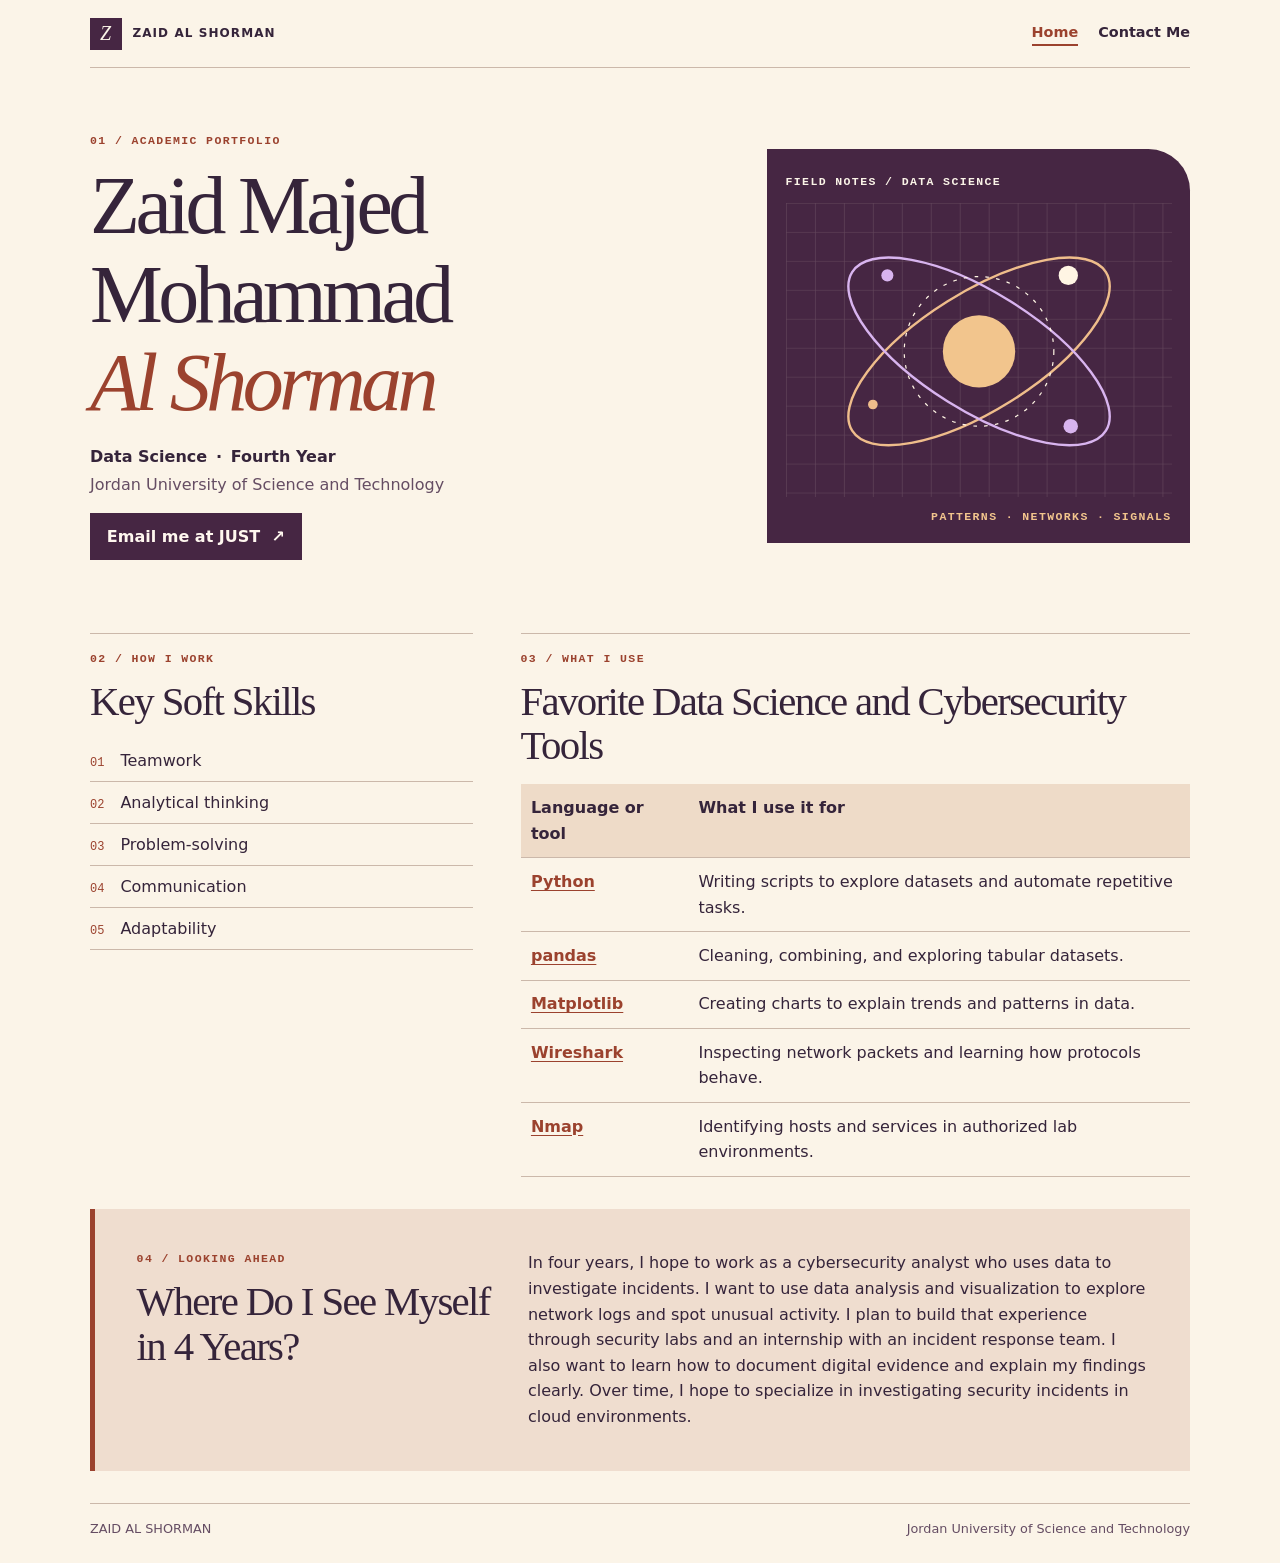
<file: index.html>
<!doctype html>
<html lang="en">
<head>
  <meta charset="utf-8">
  <meta name="viewport" content="width=device-width, initial-scale=1">
  <title>Zaid Majed Mohammad Al Shorman | SID: 168962</title>
  <link rel="stylesheet" href="style.css">
</head>
<body>
  <header class="topbar">
    <a class="brand" href="index.html"><span class="brand-mark" aria-hidden="true">Z</span> ZAID AL SHORMAN</a>
    <nav aria-label="Main navigation">
      <a href="index.html" aria-current="page">Home</a>
      <a href="contact.html">Contact Me</a>
    </nav>
  </header>
  <main>
    <section class="hero" aria-labelledby="name">
      <div>
        <p class="eyebrow">01 / Academic portfolio</p>
        <h1 id="name">Zaid Majed Mohammad<br><em>Al Shorman</em></h1>
        <p class="degree">Data Science <span>·</span> Fourth Year</p>
        <p class="university">Jordan University of Science and Technology</p>
        <a class="button" href="mailto:zmalshorman23@cit.just.edu.jo">Email me at JUST <span aria-hidden="true">↗</span></a>
      </div>
      <div class="visual" aria-hidden="true">
        <span class="visual-label">FIELD NOTES / DATA SCIENCE</span>
        <svg viewBox="0 0 320 244" fill="none">
          <defs><pattern id="grid" width="24" height="24" patternUnits="userSpaceOnUse"><path d="M24 0H0V24" stroke="#fff5e4" opacity=".16"/></pattern></defs>
          <rect width="320" height="244" fill="url(#grid)"/>
          <ellipse cx="160" cy="123" rx="124" ry="49" transform="rotate(-32 160 123)" stroke="#efbd8b" stroke-width="2"/>
          <ellipse cx="160" cy="123" rx="124" ry="49" transform="rotate(32 160 123)" stroke="#d8b4ef" stroke-width="2"/>
          <circle cx="160" cy="123" r="62" stroke="#fff5e4" stroke-dasharray="3 6"/>
          <circle cx="160" cy="123" r="30" fill="#f2c58d"/>
          <circle cx="234" cy="60" r="8" fill="#fff5e4"/>
          <circle cx="84" cy="60" r="5" fill="#d8b4ef"/>
          <circle cx="236" cy="185" r="6" fill="#d8b4ef"/>
          <circle cx="72" cy="167" r="4" fill="#efbd8b"/>
        </svg>
        <span class="visual-caption">PATTERNS · NETWORKS · SIGNALS</span>
      </div>
    </section>
    <div class="details">
    <section class="skill-section">
      <p class="eyebrow">02 / How I work</p>
      <h2>Key Soft Skills</h2>
      <ul class="skills">
        <li>Teamwork</li>
        <li>Analytical thinking</li>
        <li>Problem-solving</li>
        <li>Communication</li>
        <li>Adaptability</li>
      </ul>
    </section>
    <section>
      <p class="eyebrow">03 / What I use</p>
      <h2>Favorite Data Science and Cybersecurity Tools</h2>
      <table>
        <thead><tr><th scope="col">Language or tool</th><th scope="col">What I use it for</th></tr></thead>
        <tbody>
          <tr><th scope="row"><a href="https://www.python.org/">Python</a></th><td>Writing scripts to explore datasets and automate repetitive tasks.</td></tr>
          <tr><th scope="row"><a href="https://pandas.pydata.org/">pandas</a></th><td>Cleaning, combining, and exploring tabular datasets.</td></tr>
          <tr><th scope="row"><a href="https://matplotlib.org/">Matplotlib</a></th><td>Creating charts to explain trends and patterns in data.</td></tr>
          <tr><th scope="row"><a href="https://www.wireshark.org/">Wireshark</a></th><td>Inspecting network packets and learning how protocols behave.</td></tr>
          <tr><th scope="row"><a href="https://nmap.org/">Nmap</a></th><td>Identifying hosts and services in authorized lab environments.</td></tr>
        </tbody>
      </table>
    </section>
    </div>
    <section class="outlook">
      <div>
        <p class="eyebrow">04 / Looking ahead</p>
        <h2>Where Do I See Myself in 4 Years?</h2>
      </div>
      <p>In four years, I hope to work as a cybersecurity analyst who uses data to investigate incidents. I want to use data analysis and visualization to explore network logs and spot unusual activity. I plan to build that experience through security labs and an internship with an incident response team. I also want to learn how to document digital evidence and explain my findings clearly. Over time, I hope to specialize in investigating security incidents in cloud environments.</p>
    </section>
  </main>
  <footer><span>ZAID AL SHORMAN</span><span>Jordan University of Science and Technology</span></footer>
</body>
</html>
</file>
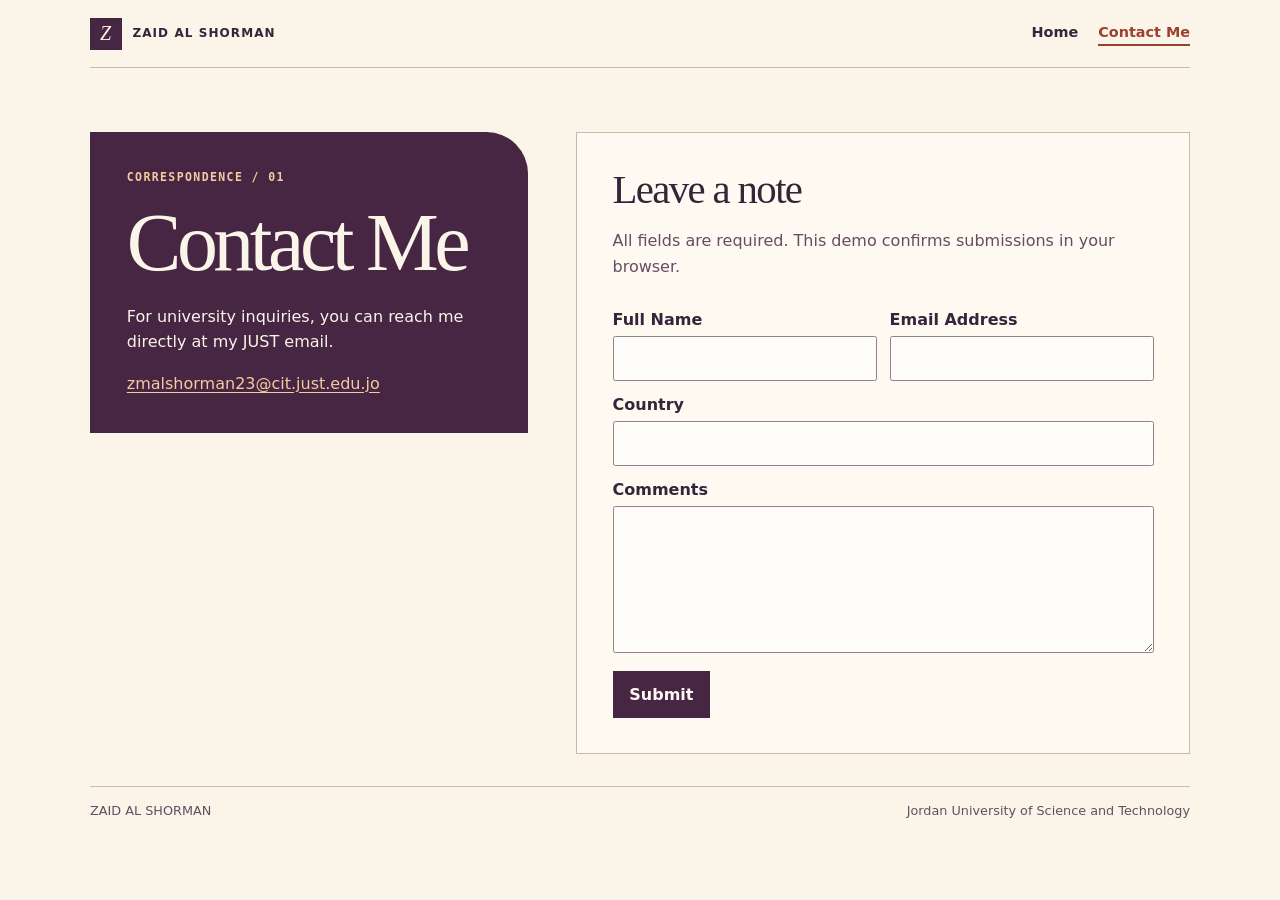
<file: contact.html>
<!doctype html>
<html lang="en">
<head>
  <meta charset="utf-8">
  <meta name="viewport" content="width=device-width, initial-scale=1">
  <title>Contact Me | Zaid Majed Mohammad Al Shorman | SID: 168962</title>
  <link rel="stylesheet" href="style.css">
  <script src="contact.js" defer></script>
</head>
<body>
  <header class="topbar">
    <a class="brand" href="index.html"><span class="brand-mark" aria-hidden="true">Z</span> ZAID AL SHORMAN</a>
    <nav aria-label="Main navigation">
      <a href="index.html">Home</a>
      <a href="contact.html" aria-current="page">Contact Me</a>
    </nav>
  </header>
  <main class="contact">
    <section class="contact-intro">
      <p class="eyebrow">Correspondence / 01</p>
      <h1>Contact Me</h1>
      <p>For university inquiries, you can reach me directly at my JUST email.</p>
      <a class="email-link" href="mailto:zmalshorman23@cit.just.edu.jo">zmalshorman23@cit.just.edu.jo</a>
    </section>
    <section class="form-panel" aria-labelledby="form-heading">
      <h2 id="form-heading">Leave a note</h2>
      <p class="form-hint">All fields are required. This demo confirms submissions in your browser.</p>
      <form id="contact-form" novalidate>
        <div class="field-pair">
        <div>
        <label for="full-name">Full Name</label>
        <input id="full-name" name="fullName" type="text" autocomplete="name" required>

        </div>
        <div>
        <label for="email">Email Address</label>
        <input id="email" name="email" type="email" autocomplete="email" required>

        </div>
        </div>
        <label for="country">Country</label>
        <input id="country" name="country" type="text" autocomplete="country-name" required>

        <label for="comments">Comments</label>
        <textarea id="comments" name="comments" rows="5" required></textarea>

        <p class="error" id="form-error" role="alert"></p>
        <button type="submit">Submit</button>
      </form>
    </section>
  </main>
  <footer><span>ZAID AL SHORMAN</span><span>Jordan University of Science and Technology</span></footer>
</body>
</html>
</file>
<file: style.css>
:root {
  color-scheme: light;
  --paper: #fbf4e8;
  --ink: #35243a;
  --plum: #462643;
  --accent: #9b422e;
  --line: #cbb8aa;
  font: 100%/1.6 system-ui, sans-serif;
}
* { box-sizing: border-box; }
body { margin: 0; background: var(--paper); color: var(--ink); }
.topbar, main, footer { width: min(1100px, calc(100% - 2rem)); margin-inline: auto; }
.topbar { display: flex; flex-wrap: wrap; justify-content: space-between; align-items: center; gap: .75rem; padding-block: 1.1rem; border-bottom: 1px solid var(--line); }
.brand { display: inline-flex; align-items: center; gap: .65rem; color: var(--ink); font-size: .75rem; font-weight: 800; letter-spacing: .09em; text-decoration: none; }
.brand-mark { display: grid; place-items: center; width: 2rem; aspect-ratio: 1; background: var(--plum); color: var(--paper); font: italic 1.25rem Georgia, serif; }
nav { display: flex; gap: 1.25rem; }
nav a { color: var(--ink); text-decoration: none; font-size: .9rem; font-weight: 650; border-bottom: 2px solid transparent; }
nav a:hover, nav a[aria-current] { color: var(--accent); border-color: var(--accent); }
main { padding-block: clamp(1.8rem, 5vw, 4.2rem) 2rem; }
.hero { display: grid; grid-template-columns: 1.45fr 1fr; align-items: center; gap: clamp(1.3rem, 5vw, 4rem); }
h1, h2 { font-family: Georgia, serif; font-weight: 400; line-height: 1.08; margin: 0 0 1rem; }
h1 { font-size: clamp(2.6rem, 6.4vw, 5.25rem); letter-spacing: -.055em; }
h1 em { color: var(--accent); }
h2 { font-size: clamp(1.75rem, 3.4vw, 2.55rem); letter-spacing: -.04em; }
p { margin: 0 0 1rem; }
.eyebrow, .visual-label, .visual-caption { font: 700 .72rem/1.5 ui-monospace, monospace; text-transform: uppercase; letter-spacing: .12em; }
.eyebrow { color: var(--accent); margin-bottom: .8rem; }
.degree { font-weight: 750; margin-bottom: .15rem; }
.degree span { padding-inline: .2em; }
.university { color: #654d63; }
.visual { background: var(--plum); color: var(--paper); padding: 1.15rem; border-radius: 0 2.6rem 0 0; }
.visual svg { display: block; width: 100%; height: auto; margin-block: .65rem; }
.visual-caption { display: block; text-align: right; color: #f2c58d; }
a { color: var(--accent); text-underline-offset: .2em; }
.button, button { display: inline-block; border: 0; padding: .65rem 1.05rem; background: var(--plum); color: #fff7ef; font: inherit; font-weight: 700; text-decoration: none; cursor: pointer; }
.button span { margin-left: .35rem; }
.button:hover, button:hover { background: #713655; }
:focus-visible { outline: 3px solid #a74831; outline-offset: 3px; }
.details { display: grid; grid-template-columns: 1fr 1.75fr; gap: clamp(1.25rem, 4vw, 3rem); margin-block: clamp(2rem, 6vw, 4.6rem) 2rem; }
.details section { border-top: 1px solid var(--line); padding-top: 1rem; }
.skills { list-style: none; padding: 0; margin: 0; counter-reset: skills; }
.skills li { counter-increment: skills; border-bottom: 1px solid var(--line); padding-block: .48rem; }
.skills li::before { content: counter(skills, decimal-leading-zero); color: var(--accent); font: .75rem ui-monospace, monospace; margin-right: 1rem; }
table { width: 100%; border-collapse: collapse; text-align: left; }
th, td { border-bottom: 1px solid var(--line); padding: .68rem .65rem; vertical-align: top; }
thead { background: #eedbc8; }
.outlook { display: grid; grid-template-columns: 1fr 1.75fr; gap: clamp(.7rem, 3vw, 2.3rem); background: #efddcf; padding: clamp(1.2rem, 4vw, 2.6rem); border-left: .32rem solid var(--accent); }
.outlook p:last-child { margin-bottom: 0; }
footer { display: flex; flex-wrap: wrap; gap: .35rem 1rem; justify-content: space-between; border-top: 1px solid var(--line); padding-block: .9rem 1.5rem; color: #654d63; font-size: .8rem; }
.contact { display: grid; grid-template-columns: 1fr 1.4fr; gap: clamp(1.2rem, 4vw, 3rem); align-items: start; }
.contact-intro { background: var(--plum); color: var(--paper); padding: clamp(1.2rem, 4vw, 2.3rem); border-radius: 0 2.6rem 0 0; }
.contact-intro .eyebrow, .email-link { color: #f4ca9f; }
.email-link { overflow-wrap: anywhere; }
.form-panel { border: 1px solid var(--line); background: #fffaf1; padding: clamp(1.1rem, 4vw, 2.2rem); }
.form-hint { color: #654d63; }
.field-pair { display: grid; grid-template-columns: 1fr 1fr; gap: .8rem; }
label { display: block; font-weight: 700; margin: .7rem 0 .2rem; }
input, textarea { width: 100%; padding: .55rem .65rem; border: 1px solid #947f8d; border-radius: .15rem; background: #fffdf9; font: inherit; color: inherit; }
textarea { resize: vertical; }
.error { color: #9b2838; font-weight: 650; margin: .65rem 0; }
@media (max-width: 700px) {
  .hero, .details, .outlook, .contact { grid-template-columns: 1fr; }
  .visual { max-width: 26rem; }
}
@media (max-width: 410px) {
  .field-pair { grid-template-columns: 1fr; gap: 0; }
}
</file>
